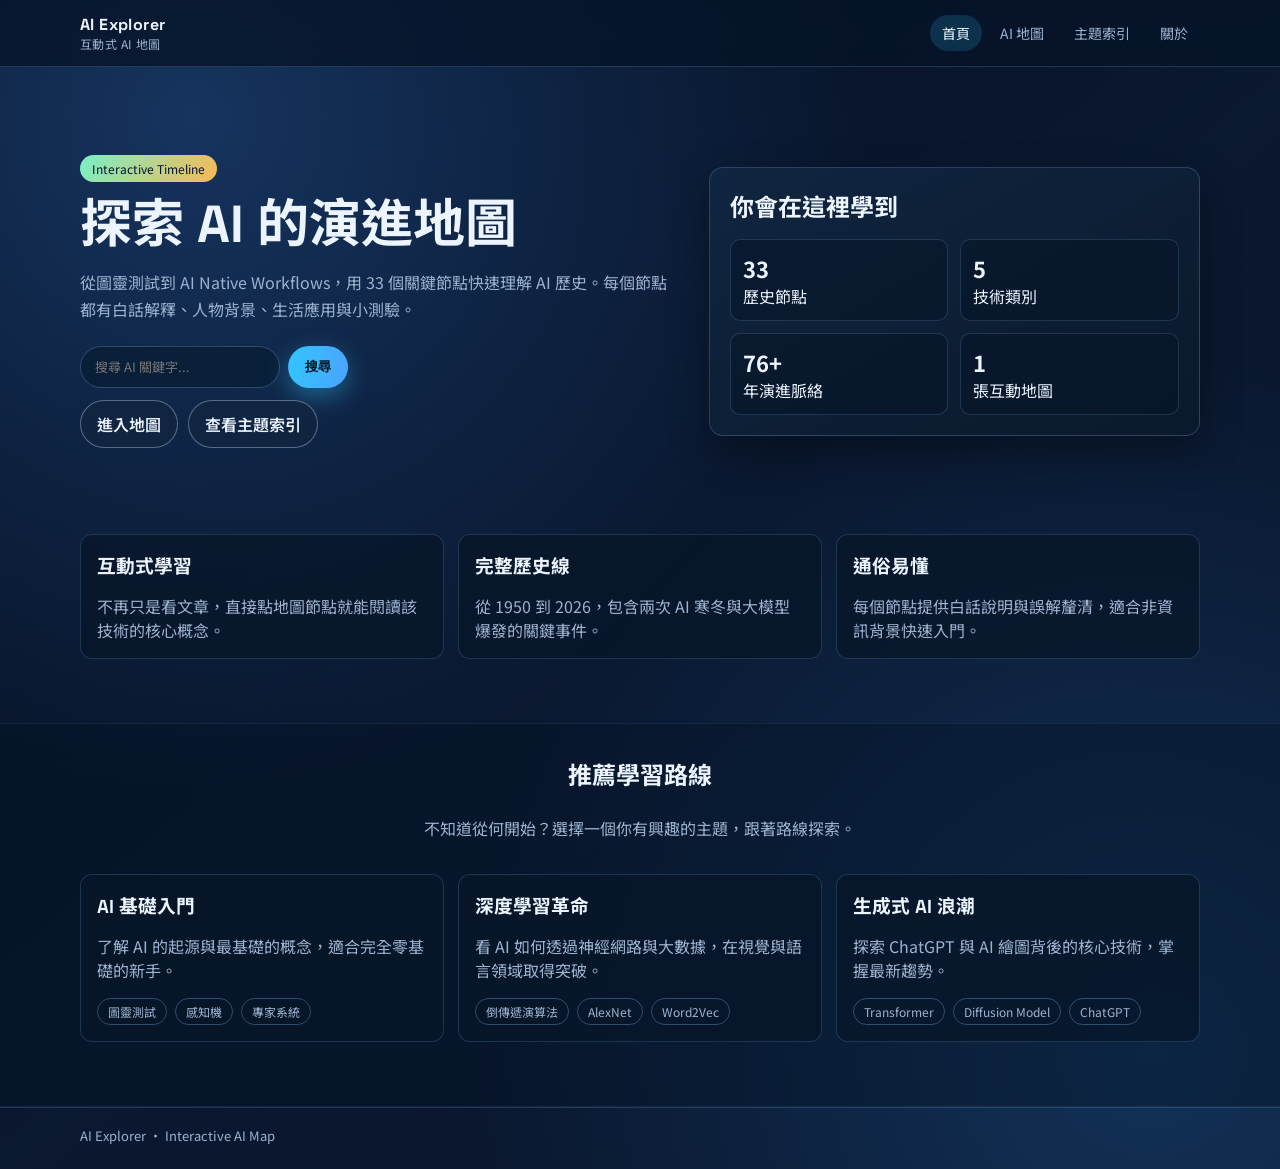
<file: index.html>
<!doctype html>
<html lang="zh-Hant">
<head>
  <meta charset="UTF-8">
  <meta name="viewport" content="width=device-width, initial-scale=1.0">
  <meta name="description" content="AI Explorer 是一個互動式 AI 歷史學習網站，透過 33 個關鍵節點與地圖探索 AI 從 1950 到近年的重要發展。">
  <title>AI Explorer | 首頁</title>
  <link rel="preconnect" href="https://fonts.googleapis.com">
  <link rel="preconnect" href="https://fonts.gstatic.com" crossorigin>
  <link href="https://fonts.googleapis.com/css2?family=Noto+Sans+TC:wght@400;500;700&family=Space+Grotesk:wght@500;700&display=swap" rel="stylesheet">
  <link rel="stylesheet" href="css/style.css">
</head>
<body>
  <header class="topbar">
    <div class="container topbar-inner">
      <a class="brand" href="index.html">AI Explorer<small>互動式 AI 地圖</small></a>
      <nav class="nav" aria-label="主導覽">
        <a class="nav-link" href="index.html">首頁</a>
        <a class="nav-link" href="map.html">AI 地圖</a>
        <a class="nav-link" href="topics.html">主題索引</a>
        <a class="nav-link" href="about.html">關於</a>
      </nav>
    </div>
  </header>

  <main>
    <section class="hero">
      <div class="container hero-grid">
        <div>
          <span class="eyebrow">Interactive Timeline</span>
          <h1>探索 AI 的演進地圖</h1>
          <p class="lead">從圖靈測試到 AI Native Workflows，用 33 個關鍵節點快速理解 AI 歷史。每個節點都有白話解釋、人物背景、生活應用與小測驗。</p>
          <form class="hero-search" action="map.html" method="GET" onsubmit="if(!this.q.value.trim()){ window.location.href='map.html'; return false; }">
            <input type="search" name="q" class="search-input" placeholder="搜尋 AI 關鍵字..." aria-label="搜尋節點">
            <button type="submit" class="btn btn-primary">搜尋</button>
          </form>
          <div class="hero-actions">
            <a class="btn btn-secondary" href="map.html">進入地圖</a>
            <a class="btn btn-secondary" href="topics.html">查看主題索引</a>
          </div>
        </div>
        <aside class="panel hero-card">
          <h2>你會在這裡學到</h2>
          <div class="stat-grid">
            <div class="stat-item"><strong>33</strong>歷史節點</div>
            <div class="stat-item"><strong>5</strong>技術類別</div>
            <div class="stat-item"><strong>76+</strong>年演進脈絡</div>
            <div class="stat-item"><strong>1</strong>張互動地圖</div>
          </div>
        </aside>
      </div>
    </section>

    <section class="section">
      <div class="container cards">
        <article class="card">
          <h3>互動式學習</h3>
          <p>不再只是看文章，直接點地圖節點就能閱讀該技術的核心概念。</p>
        </article>
        <article class="card">
          <h3>完整歷史線</h3>
          <p>從 1950 到 2026，包含兩次 AI 寒冬與大模型爆發的關鍵事件。</p>
        </article>
        <article class="card">
          <h3>通俗易懂</h3>
          <p>每個節點提供白話說明與誤解釐清，適合非資訊背景快速入門。</p>
        </article>
      </div>
    </section>

    <section class="section" style="background: rgba(4, 18, 36, 0.4); border-top: 1px solid rgba(127, 179, 234, 0.1); border-bottom: 1px solid rgba(127, 179, 234, 0.1);">
      <div class="container">
        <h2 style="margin-bottom: 24px; text-align: center;">推薦學習路線</h2>
        <p class="lead" style="text-align: center; margin-top: 0; margin-bottom: 32px;">不知道從何開始？選擇一個你有興趣的主題，跟著路線探索。</p>
        <div class="cards">
          <article class="card">
            <h3>AI 基礎入門</h3>
            <p>了解 AI 的起源與最基礎的概念，適合完全零基礎的新手。</p>
            <div style="margin-top: 16px; display: flex; flex-wrap: wrap; gap: 8px;">
              <a href="map.html?q=圖靈測試" class="chip learning-link">圖靈測試</a>
              <a href="map.html?q=感知機" class="chip learning-link">感知機</a>
              <a href="map.html?q=專家系統" class="chip learning-link">專家系統</a>
            </div>
          </article>
          <article class="card">
            <h3>深度學習革命</h3>
            <p>看 AI 如何透過神經網路與大數據，在視覺與語言領域取得突破。</p>
            <div style="margin-top: 16px; display: flex; flex-wrap: wrap; gap: 8px;">
              <a href="map.html?q=倒傳遞演算法" class="chip learning-link">倒傳遞演算法</a>
              <a href="map.html?q=AlexNet" class="chip learning-link">AlexNet</a>
              <a href="map.html?q=Word2Vec" class="chip learning-link">Word2Vec</a>
            </div>
          </article>
          <article class="card">
            <h3>生成式 AI 浪潮</h3>
            <p>探索 ChatGPT 與 AI 繪圖背後的核心技術，掌握最新趨勢。</p>
            <div style="margin-top: 16px; display: flex; flex-wrap: wrap; gap: 8px;">
              <a href="map.html?q=Transformer" class="chip learning-link">Transformer</a>
              <a href="map.html?q=Diffusion" class="chip learning-link">Diffusion Model</a>
              <a href="map.html?q=ChatGPT" class="chip learning-link">ChatGPT</a>
            </div>
          </article>
        </div>
      </div>
    </section>
  </main>

  <footer class="footer">
    <div class="container">AI Explorer · Interactive AI Map</div>
  </footer>

  <script src="js/main.js"></script>
</body>
</html>
</file>
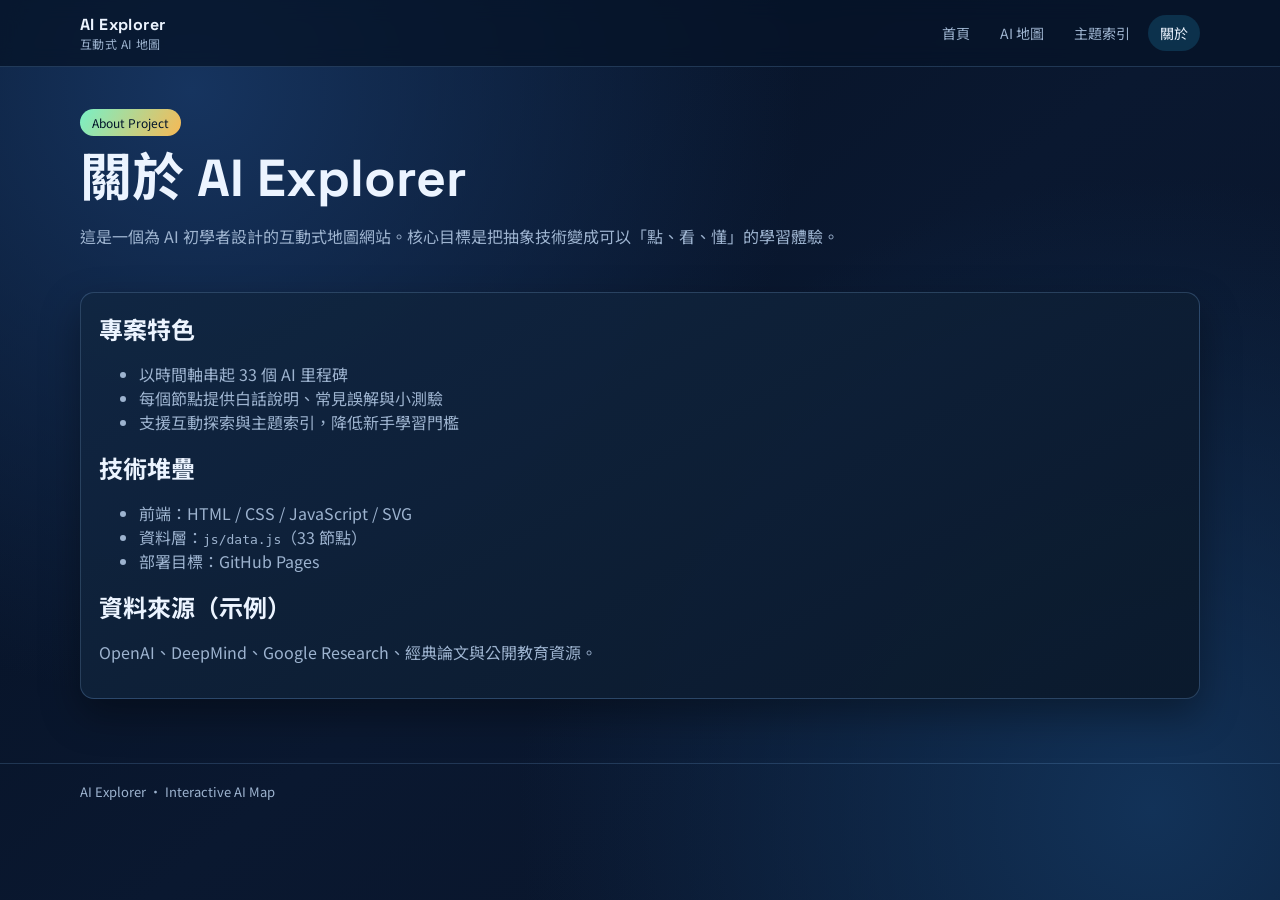
<file: about.html>
<!doctype html>
<html lang="zh-Hant">
<head>
  <meta charset="UTF-8">
  <meta name="viewport" content="width=device-width, initial-scale=1.0">
  <meta name="description" content="關於 AI Explorer 專案，了解我們的目標、特色與技術堆疊。">
  <title>AI Explorer | 關於</title>
  <link rel="preconnect" href="https://fonts.googleapis.com">
  <link rel="preconnect" href="https://fonts.gstatic.com" crossorigin>
  <link href="https://fonts.googleapis.com/css2?family=Noto+Sans+TC:wght@400;500;700&family=Space+Grotesk:wght@500;700&display=swap" rel="stylesheet">
  <link rel="stylesheet" href="css/style.css">
</head>
<body>
  <header class="topbar">
    <div class="container topbar-inner">
      <a class="brand" href="index.html">AI Explorer<small>互動式 AI 地圖</small></a>
      <nav class="nav" aria-label="主導覽">
        <a class="nav-link" href="index.html">首頁</a>
        <a class="nav-link" href="map.html">AI 地圖</a>
        <a class="nav-link" href="topics.html">主題索引</a>
        <a class="nav-link" href="about.html">關於</a>
      </nav>
    </div>
  </header>

  <main class="container">
    <section class="page-header">
      <span class="eyebrow">About Project</span>
      <h1>關於 AI Explorer</h1>
      <p class="lead">這是一個為 AI 初學者設計的互動式地圖網站。核心目標是把抽象技術變成可以「點、看、懂」的學習體驗。</p>
    </section>

    <section class="section" style="padding-top:10px;">
      <article class="panel" style="padding:18px;">
        <h2>專案特色</h2>
        <ul class="muted">
          <li>以時間軸串起 33 個 AI 里程碑</li>
          <li>每個節點提供白話說明、常見誤解與小測驗</li>
          <li>支援互動探索與主題索引，降低新手學習門檻</li>
        </ul>

        <h2>技術堆疊</h2>
        <ul class="muted">
          <li>前端：HTML / CSS / JavaScript / SVG</li>
          <li>資料層：<code>js/data.js</code>（33 節點）</li>
          <li>部署目標：GitHub Pages</li>
        </ul>

        <h2>資料來源（示例）</h2>
        <p class="muted">OpenAI、DeepMind、Google Research、經典論文與公開教育資源。</p>
      </article>
    </section>
  </main>

  <footer class="footer">
    <div class="container">AI Explorer · Interactive AI Map</div>
  </footer>

  <script src="js/main.js"></script>
</body>
</html>
</file>
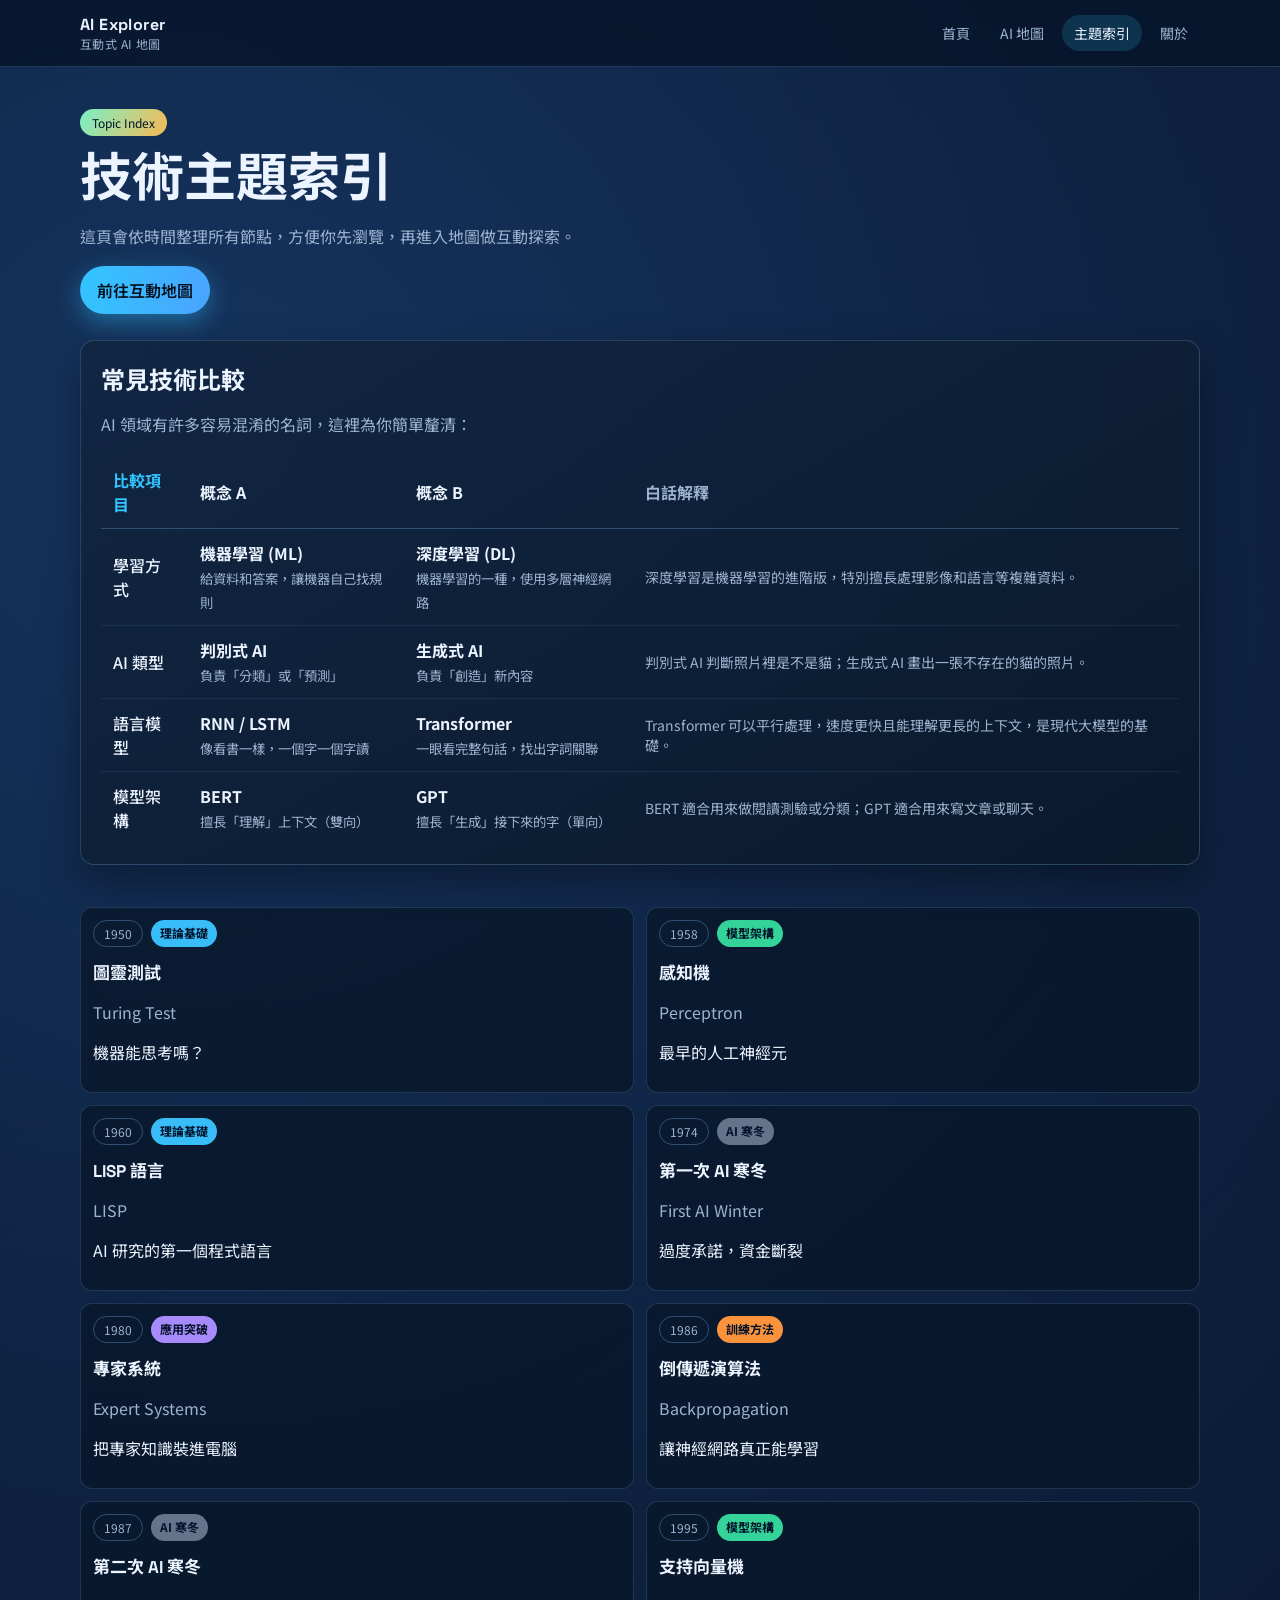
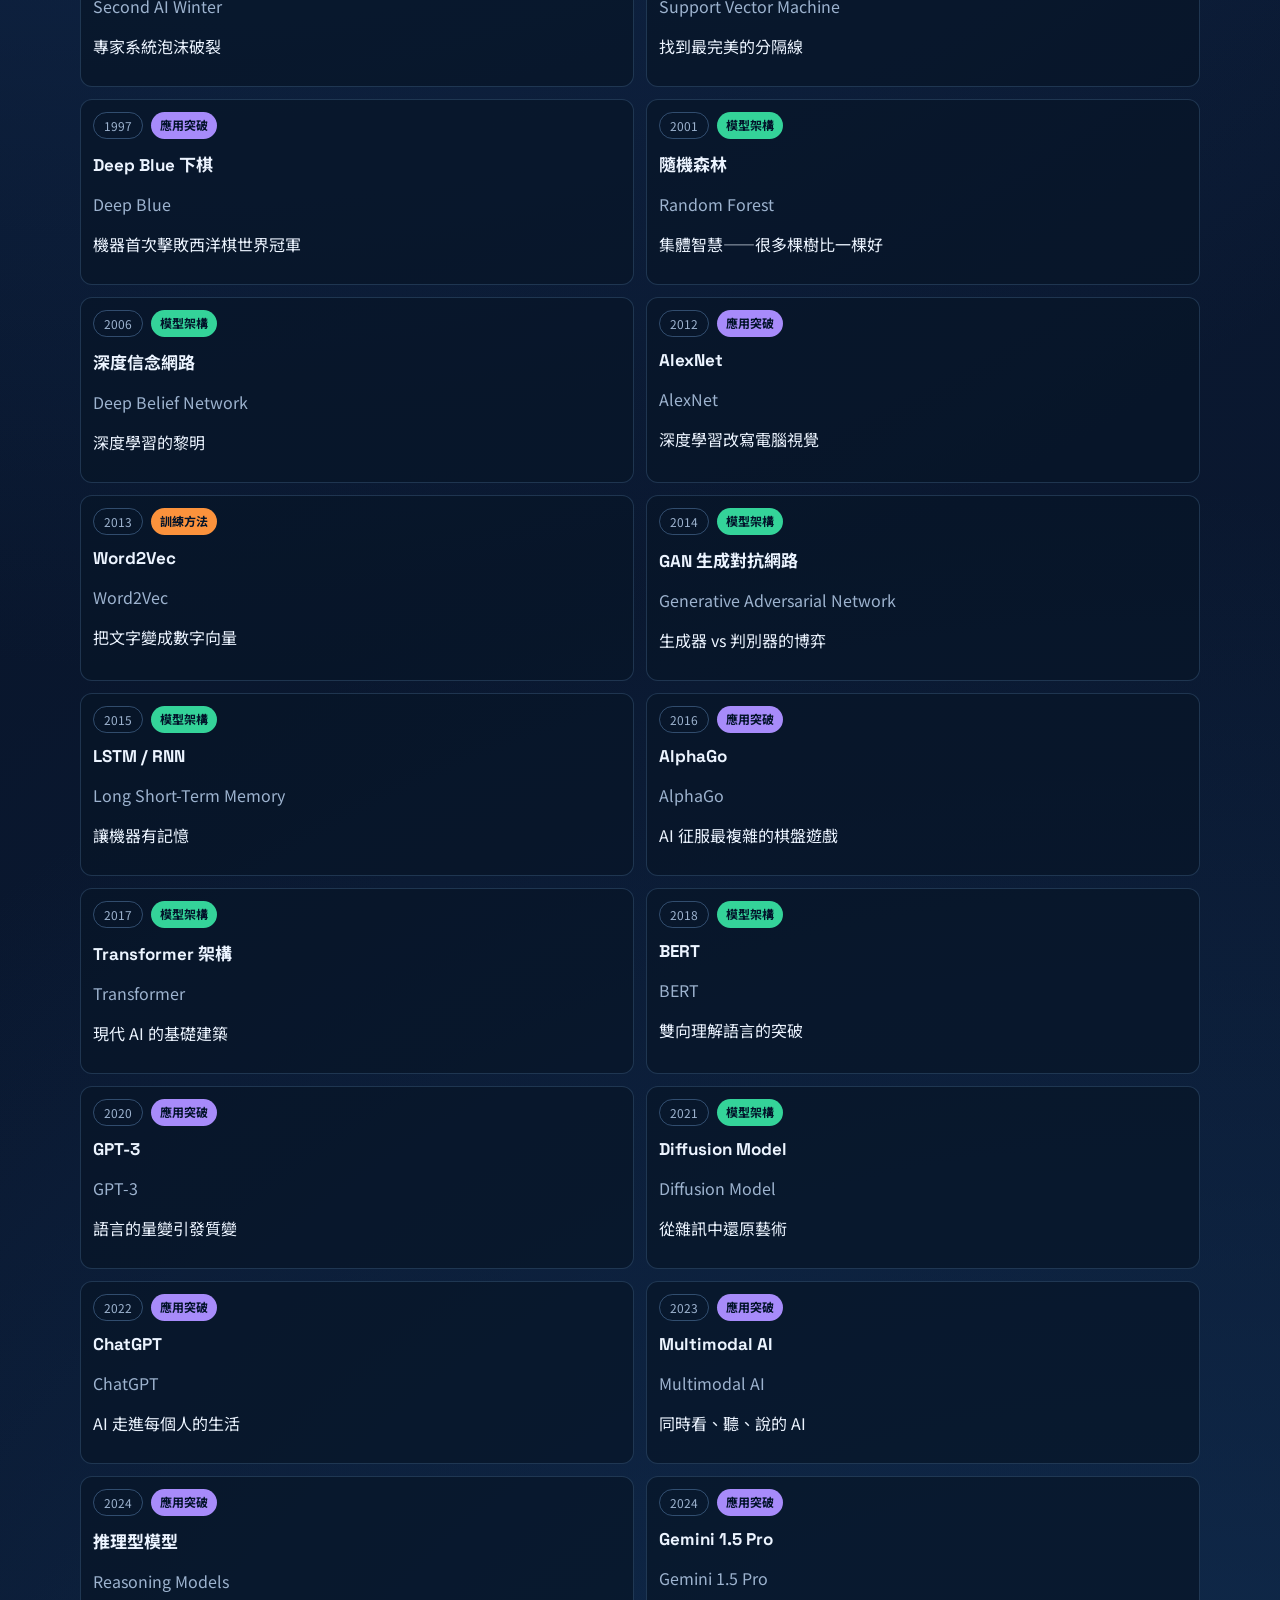
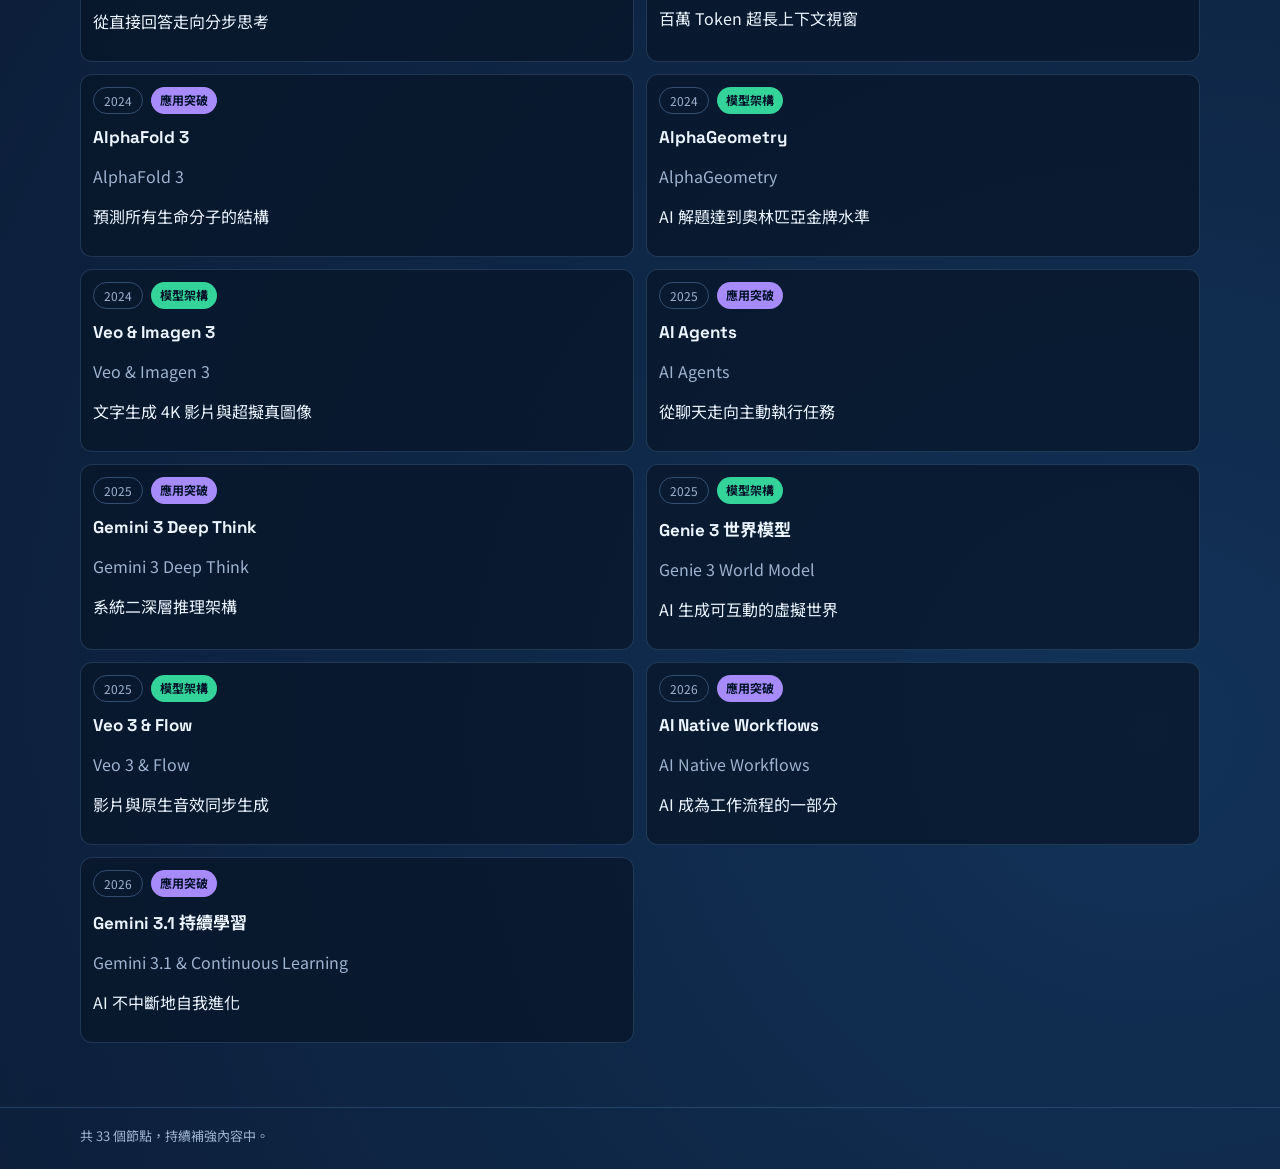
<file: topics.html>
<!doctype html>
<html lang="zh-Hant">
<head>
  <meta charset="UTF-8">
  <meta name="viewport" content="width=device-width, initial-scale=1.0">
  <meta name="description" content="AI 技術主題索引，依時間整理所有 AI 歷史節點，方便快速瀏覽與檢索。">
  <title>AI Explorer | 主題索引</title>
  <link rel="preconnect" href="https://fonts.googleapis.com">
  <link rel="preconnect" href="https://fonts.gstatic.com" crossorigin>
  <link href="https://fonts.googleapis.com/css2?family=Noto+Sans+TC:wght@400;500;700&family=Space+Grotesk:wght@500;700&display=swap" rel="stylesheet">
  <link rel="stylesheet" href="css/style.css">
  <link rel="stylesheet" href="css/map.css">
</head>
<body>
  <header class="topbar">
    <div class="container topbar-inner">
      <a class="brand" href="index.html">AI Explorer<small>互動式 AI 地圖</small></a>
      <nav class="nav" aria-label="主導覽">
        <a class="nav-link" href="index.html">首頁</a>
        <a class="nav-link" href="map.html">AI 地圖</a>
        <a class="nav-link" href="topics.html">主題索引</a>
        <a class="nav-link" href="about.html">關於</a>
      </nav>
    </div>
  </header>

  <main class="container">
    <section class="page-header">
      <span class="eyebrow">Topic Index</span>
      <h1>技術主題索引</h1>
      <p class="lead">這頁會依時間整理所有節點，方便你先瀏覽，再進入地圖做互動探索。</p>
      <a class="btn btn-primary" href="map.html">前往互動地圖</a>
    </section>

    <section class="section" style="padding-top:10px; padding-bottom: 20px;">
      <article class="panel" style="padding: 20px;">
        <h2 style="margin-bottom: 16px;">常見技術比較</h2>
        <p class="muted" style="margin-bottom: 20px;">AI 領域有許多容易混淆的名詞，這裡為你簡單釐清：</p>
        <div style="overflow-x: auto;">
          <table style="width: 100%; border-collapse: collapse; text-align: left; min-width: 600px;">
            <thead>
              <tr style="border-bottom: 1px solid rgba(127, 179, 234, 0.3);">
                <th style="padding: 12px; color: var(--primary);">比較項目</th>
                <th style="padding: 12px; color: var(--text);">概念 A</th>
                <th style="padding: 12px; color: var(--text);">概念 B</th>
                <th style="padding: 12px; color: var(--muted);">白話解釋</th>
              </tr>
            </thead>
            <tbody>
              <tr style="border-bottom: 1px solid rgba(127, 179, 234, 0.1);">
                <td style="padding: 12px; font-weight: 500;">學習方式</td>
                <td style="padding: 12px;"><strong>機器學習 (ML)</strong><br><small class="muted">給資料和答案，讓機器自己找規則</small></td>
                <td style="padding: 12px;"><strong>深度學習 (DL)</strong><br><small class="muted">機器學習的一種，使用多層神經網路</small></td>
                <td style="padding: 12px; color: var(--muted); font-size: 14px;">深度學習是機器學習的進階版，特別擅長處理影像和語言等複雜資料。</td>
              </tr>
              <tr style="border-bottom: 1px solid rgba(127, 179, 234, 0.1);">
                <td style="padding: 12px; font-weight: 500;">AI 類型</td>
                <td style="padding: 12px;"><strong>判別式 AI</strong><br><small class="muted">負責「分類」或「預測」</small></td>
                <td style="padding: 12px;"><strong>生成式 AI</strong><br><small class="muted">負責「創造」新內容</small></td>
                <td style="padding: 12px; color: var(--muted); font-size: 14px;">判別式 AI 判斷照片裡是不是貓；生成式 AI 畫出一張不存在的貓的照片。</td>
              </tr>
              <tr style="border-bottom: 1px solid rgba(127, 179, 234, 0.1);">
                <td style="padding: 12px; font-weight: 500;">語言模型</td>
                <td style="padding: 12px;"><strong>RNN / LSTM</strong><br><small class="muted">像看書一樣，一個字一個字讀</small></td>
                <td style="padding: 12px;"><strong>Transformer</strong><br><small class="muted">一眼看完整句話，找出字詞關聯</small></td>
                <td style="padding: 12px; color: var(--muted); font-size: 14px;">Transformer 可以平行處理，速度更快且能理解更長的上下文，是現代大模型的基礎。</td>
              </tr>
              <tr>
                <td style="padding: 12px; font-weight: 500;">模型架構</td>
                <td style="padding: 12px;"><strong>BERT</strong><br><small class="muted">擅長「理解」上下文（雙向）</small></td>
                <td style="padding: 12px;"><strong>GPT</strong><br><small class="muted">擅長「生成」接下來的字（單向）</small></td>
                <td style="padding: 12px; color: var(--muted); font-size: 14px;">BERT 適合用來做閱讀測驗或分類；GPT 適合用來寫文章或聊天。</td>
              </tr>
            </tbody>
          </table>
        </div>
      </article>
    </section>

    <section class="section" style="padding-top:10px;">
      <div class="topic-grid" id="topic-grid"></div>
    </section>
  </main>

  <footer class="footer">
    <div class="container">共 33 個節點，持續補強內容中。</div>
  </footer>

  <script src="js/data.js"></script>
  <script src="js/main.js"></script>
  <script src="js/map.js"></script>
</body>
</html>
</file>
<file: css/style.css>
:root {
  --bg: #071226;
  --bg-soft: #0f1e35;
  --panel: #12263f;
  --line: #2f4d74;
  --text: #ecf4ff;
  --muted: #9db3cf;
  --primary: #32c5ff;
  --secondary: #f7b955;
  --accent: #79f0c6;
  --danger: #98a8bf;
  --shadow: 0 16px 38px rgba(0, 0, 0, 0.35);
  --radius: 14px;
}

* {
  box-sizing: border-box;
}

html,
body {
  margin: 0;
  padding: 0;
  min-height: 100%;
}

body {
  font-family: "Noto Sans TC", "Microsoft JhengHei", sans-serif;
  color: var(--text);
  background: radial-gradient(circle at 15% 10%, #16345f 0, transparent 45%),
    radial-gradient(circle at 90% 90%, #123258 0, transparent 45%),
    linear-gradient(140deg, #051022, #0a1830 52%, #091429);
}

a {
  color: inherit;
  text-decoration: none;
}

.container {
  width: min(1120px, 92vw);
  margin: 0 auto;
}

.topbar {
  position: sticky;
  top: 0;
  z-index: 20;
  backdrop-filter: blur(10px);
  background: rgba(6, 20, 40, 0.78);
  border-bottom: 1px solid rgba(127, 179, 234, 0.22);
}

.topbar-inner {
  display: flex;
  align-items: center;
  justify-content: space-between;
  gap: 18px;
  padding: 14px 0;
}

.brand {
  font-family: "Space Grotesk", sans-serif;
  font-weight: 700;
  letter-spacing: 0.4px;
}

.brand small {
  display: block;
  color: var(--muted);
  font-family: "Noto Sans TC", sans-serif;
  font-weight: 400;
  font-size: 12px;
}

.nav {
  display: flex;
  align-items: center;
  gap: 6px;
}

.nav-link {
  padding: 8px 12px;
  border-radius: 999px;
  color: var(--muted);
  font-size: 14px;
  transition: color 0.2s ease, background 0.2s ease;
}

.nav-link:hover,
.nav-link.active {
  color: var(--text);
  background: rgba(50, 197, 255, 0.16);
}

.btn {
  display: inline-flex;
  align-items: center;
  justify-content: center;
  gap: 6px;
  padding: 11px 16px;
  border-radius: 999px;
  font-weight: 600;
  border: 1px solid transparent;
  transition: transform 0.2s ease, box-shadow 0.2s ease, border-color 0.2s ease;
}

.btn-primary {
  background: linear-gradient(100deg, var(--primary), #4aa4ff);
  color: #04101d;
  box-shadow: 0 8px 24px rgba(50, 197, 255, 0.4);
}

.btn-secondary {
  border-color: rgba(157, 179, 207, 0.5);
  color: var(--text);
  background: rgba(18, 38, 63, 0.7);
}

.btn:hover {
  transform: translateY(-1px);
}

.hero {
  padding: 88px 0 54px;
}

.hero-grid {
  display: grid;
  grid-template-columns: 1.1fr 0.9fr;
  gap: 28px;
  align-items: center;
}

.eyebrow {
  display: inline-block;
  padding: 5px 12px;
  border-radius: 999px;
  font-size: 12px;
  color: #00142a;
  background: linear-gradient(120deg, var(--accent), var(--secondary));
  margin-bottom: 14px;
}

h1,
h2,
h3 {
  font-family: "Space Grotesk", "Noto Sans TC", sans-serif;
  margin: 0;
}

h1 {
  font-size: clamp(32px, 5vw, 52px);
  line-height: 1.1;
}

.lead {
  margin-top: 16px;
  color: var(--muted);
  line-height: 1.7;
}

.hero-actions {
  margin-top: 12px;
  display: flex;
  flex-wrap: wrap;
  gap: 10px;
}

.hero-search {
  display: flex;
  gap: 8px;
  margin-top: 22px;
}

.search-input {
  padding: 7px 14px;
  border-radius: 999px;
  border: 1px solid rgba(127, 179, 234, 0.3);
  background: rgba(8, 28, 49, 0.7);
  color: #dce9f8;
  font-size: 13px;
  outline: none;
  min-width: 200px;
  font-family: "Noto Sans TC", sans-serif;
}

.search-input:focus {
  border-color: #32c5ff;
  box-shadow: 0 0 0 2px rgba(50, 197, 255, 0.2);
}

.panel {
  background: linear-gradient(150deg, rgba(17, 38, 66, 0.95), rgba(11, 25, 43, 0.95));
  border: 1px solid rgba(127, 179, 234, 0.25);
  border-radius: var(--radius);
  box-shadow: var(--shadow);
}

.hero-card {
  padding: 20px;
}

.stat-grid {
  margin-top: 16px;
  display: grid;
  grid-template-columns: repeat(2, minmax(0, 1fr));
  gap: 12px;
}

.stat-item {
  background: rgba(4, 18, 36, 0.5);
  border: 1px solid rgba(127, 179, 234, 0.2);
  border-radius: 10px;
  padding: 12px;
}

.stat-item strong {
  display: block;
  font-size: 22px;
}

.section {
  padding: 32px 0 64px;
}

.cards {
  display: grid;
  grid-template-columns: repeat(3, minmax(0, 1fr));
  gap: 14px;
}

.card {
  padding: 16px;
  border-radius: 12px;
  border: 1px solid rgba(127, 179, 234, 0.2);
  background: rgba(7, 22, 41, 0.75);
}

.card p {
  color: var(--muted);
  margin-bottom: 0;
}

.footer {
  border-top: 1px solid rgba(127, 179, 234, 0.2);
  color: var(--muted);
  font-size: 13px;
  padding: 18px 0 24px;
}

.page-header {
  padding: 42px 0 16px;
}

.muted {
  color: var(--muted);
}

.chip {
  display: inline-block;
  font-size: 12px;
  border-radius: 999px;
  padding: 4px 10px;
  border: 1px solid rgba(127, 179, 234, 0.35);
  color: var(--muted);
}

.learning-link {
  text-decoration: none;
  transition: background 0.2s ease;
}

.learning-link:hover {
  background: rgba(50, 197, 255, 0.2);
}

@media (max-width: 980px) {
  .hero-grid {
    grid-template-columns: 1fr;
  }

  .cards {
    grid-template-columns: 1fr;
  }
}

@media (max-width: 760px) {
  .topbar-inner {
    flex-wrap: wrap;
  }

  .nav {
    width: 100%;
    overflow: auto;
    padding-bottom: 4px;
  }

  .hero {
    padding-top: 56px;
  }
}
</file>
<file: css/map.css>
.map-layout {
  display: grid;
  grid-template-columns: 1.35fr 0.65fr;
  gap: 14px;
  padding: 14px 0 30px;
}

.filter-controls {
  display: flex;
  gap: 16px;
  align-items: center;
  flex-wrap: wrap;
  margin: 12px 0;
}

.era-filter {
  display: flex;
  flex-wrap: wrap;
  gap: 8px;
}

.search-status {
  color: var(--muted);
  font-size: 13px;
}

.map-node.search-match circle {
  stroke: #fff;
  stroke-width: 3;
  filter: drop-shadow(0 0 12px rgba(121, 240, 198, 0.85));
}

.map-node.search-related circle {
  stroke: #f7b955;
  stroke-width: 2;
  stroke-dasharray: 4 2;
}

.map-connection.search-highlight {
  stroke: rgba(255, 255, 255, 0.8);
  stroke-width: 3;
}

.era-btn {
  border: 1px solid rgba(127, 179, 234, 0.3);
  background: rgba(8, 28, 49, 0.7);
  color: var(--muted);
  border-radius: 999px;
  padding: 7px 11px;
  font-size: 13px;
  cursor: pointer;
}

.era-btn.active {
  color: #04101d;
  background: linear-gradient(120deg, var(--primary), #5dd8ff);
  border-color: transparent;
}

.map-canvas {
  min-height: 82vh;
  overflow: hidden;
  position: relative;
}

.map-svg {
  width: 100%;
  height: 100%;
  min-height: 82vh;
  display: block;
  background: linear-gradient(180deg, rgba(2, 14, 31, 0.75), rgba(7, 20, 38, 0.92));
}

.map-grid line {
  stroke: rgba(127, 179, 234, 0.18);
  stroke-width: 1;
}

.map-lane-line {
  stroke: rgba(121, 240, 198, 0.2);
  stroke-width: 1.4;
  stroke-dasharray: 6 6;
}

.map-lane-label {
  fill: rgba(201, 224, 248, 0.75);
  font-family: "Noto Sans TC", sans-serif;
  font-size: 18px;
  font-weight: 700;
}

.map-year-line {
  stroke: rgba(127, 179, 234, 0.18);
  stroke-width: 1;
  stroke-dasharray: 4 8;
}

.map-year-label {
  fill: rgba(157, 179, 207, 0.78);
  font-family: "Space Grotesk", "Noto Sans TC", sans-serif;
  font-size: 12px;
}

.map-connection {
  stroke: rgba(146, 171, 204, 0.55);
  stroke-width: 2;
  fill: none;
}

.map-node {
  cursor: pointer;
  transition: transform 0.15s ease;
}

.map-node circle {
  stroke: rgba(255, 255, 255, 0.5);
  stroke-width: 2;
}

.map-node text,
.map-node-label {
  fill: #dce9f8;
  font-family: "Noto Sans TC", sans-serif;
  font-size: 13px;
  pointer-events: none;
}

.map-node-label {
  paint-order: stroke;
  stroke: rgba(5, 16, 30, 0.9);
  stroke-width: 3px;
  stroke-linejoin: round;
}

.map-node:hover circle,
.map-node.active circle {
  filter: drop-shadow(0 0 12px rgba(80, 220, 255, 0.7));
}

.map-panel {
  min-height: 82vh;
  padding: 16px;
  overflow: auto;
}

.map-panel h3 {
  margin-bottom: 8px;
}

.map-panel p,
.map-panel li {
  color: var(--muted);
  line-height: 1.65;
}

.video-wrap {
  margin-top: 8px;
  border-radius: 12px;
  overflow: hidden;
  border: 1px solid rgba(127, 179, 234, 0.22);
  background: rgba(4, 17, 33, 0.8);
}

.video-wrap iframe,
.video-wrap video {
  width: 100%;
  aspect-ratio: 16 / 9;
  display: block;
  border: 0;
}

.node-meta {
  display: flex;
  gap: 8px;
  flex-wrap: wrap;
  margin-bottom: 12px;
}

.node-badge {
  font-size: 12px;
  border-radius: 999px;
  padding: 4px 9px;
  color: #02132a;
  font-weight: 700;
}

.quiz {
  border: 1px solid rgba(127, 179, 234, 0.25);
  border-radius: 12px;
  background: rgba(6, 20, 40, 0.52);
  padding: 12px;
}

.quiz-options {
  margin-top: 8px;
  display: grid;
  gap: 8px;
}

.quiz-option {
  width: 100%;
  text-align: left;
  border: 1px solid rgba(127, 179, 234, 0.25);
  background: rgba(10, 29, 50, 0.8);
  color: var(--text);
  border-radius: 8px;
  padding: 8px 10px;
  cursor: pointer;
}

.quiz-feedback {
  margin-top: 9px;
  font-size: 13px;
}

.quiz-feedback.good {
  color: #89f3c6;
}

.quiz-feedback.bad {
  color: #ffb4a6;
}

.source-list {
  list-style: none;
  margin: 8px 0 0;
  padding: 0;
  display: grid;
  gap: 8px;
}

.source-item {
  border: 1px solid rgba(127, 179, 234, 0.2);
  border-radius: 10px;
  background: rgba(8, 22, 40, 0.75);
  padding: 10px;
}

.source-item a {
  color: #c8e6ff;
  text-decoration: underline;
}

.source-item small {
  display: block;
  color: var(--muted);
  margin-top: 4px;
}

.related-node-list {
  padding-left: 18px;
}

.topic-grid {
  display: grid;
  grid-template-columns: repeat(2, minmax(0, 1fr));
  gap: 12px;
  margin-top: 12px;
}

.topic-card {
  border: 1px solid rgba(127, 179, 234, 0.2);
  background: rgba(8, 22, 40, 0.72);
  border-radius: 12px;
  padding: 12px;
}

.topic-card h3 {
  margin: 0 0 8px;
  font-size: 17px;
}

@media (max-width: 1080px) {
  .map-layout {
    grid-template-columns: 1fr;
  }

  .map-canvas,
  .map-svg,
  .map-panel {
    min-height: 70vh;
  }
}

@media (max-width: 760px) {
  .topic-grid {
    grid-template-columns: 1fr;
  }

  .map-canvas,
  .map-svg,
  .map-panel {
    min-height: 62vh;
  }
}
</file>
